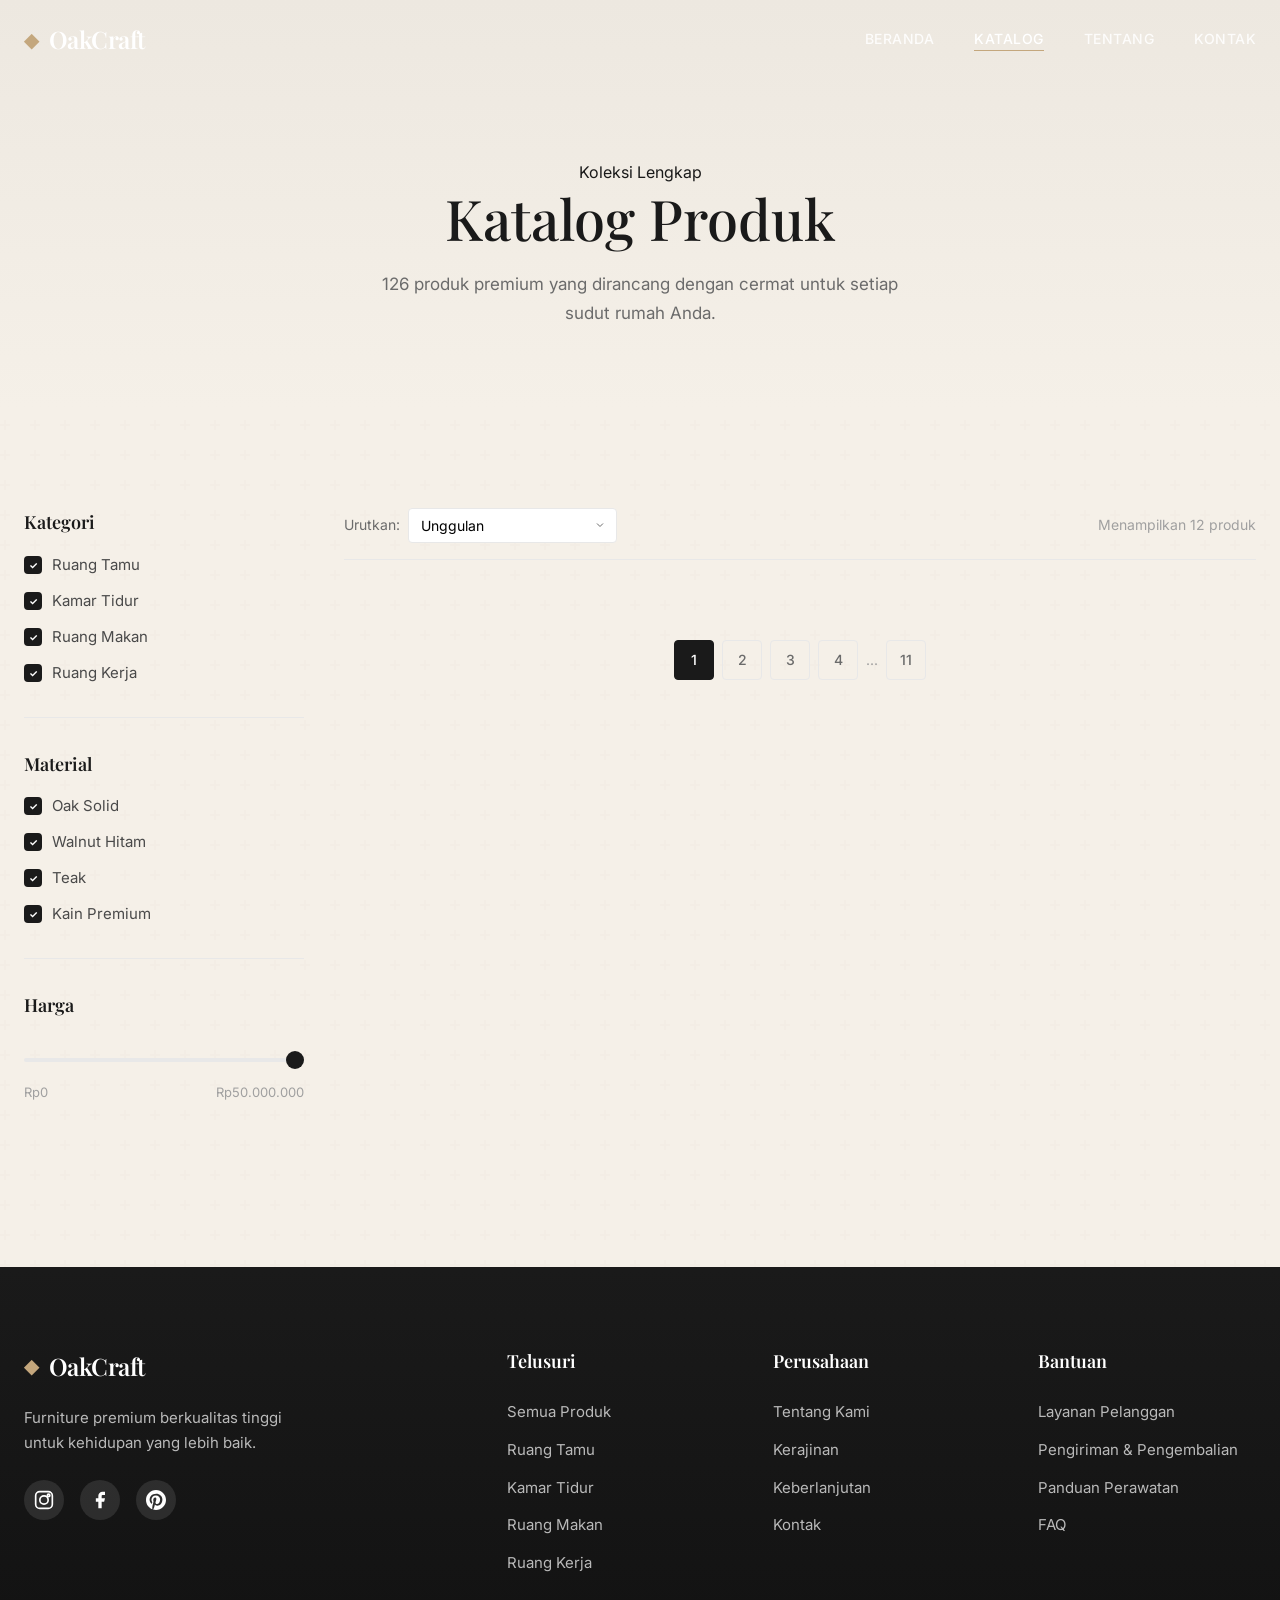
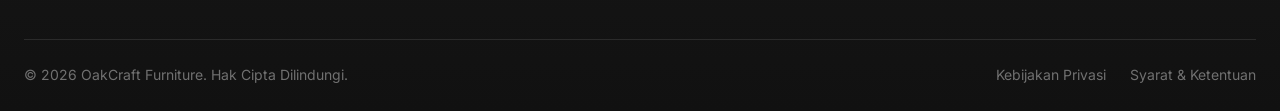
<file: catalog.html>
<!DOCTYPE html>
<html lang="id">
<head>
    <meta charset="UTF-8">
    <meta name="viewport" content="width=device-width, initial-scale=1.0">
    <title>Katalog Produk — OakCraft Furniture</title>
    <meta name="description" content="Jelajahi koleksi furniture premium OakCraft. Sofa, meja, kursi, tempat tidur, dan lemari berkualitas tinggi.">
    <link rel="preconnect" href="https://fonts.googleapis.com">
    <link rel="preconnect" href="https://fonts.gstatic.com" crossorigin>
    <link href="https://fonts.googleapis.com/css2?family=Playfair+Display:ital,wght@0,400;0,500;0,600;0,700;1,400;1,500&family=Inter:wght@300;400;500;600;700&display=swap" rel="stylesheet">
    <link rel="stylesheet" href="style.css">
</head>
<body>
    <nav class="navbar" id="navbar">
        <div class="nav-container">
            <a href="index.html" class="logo">
                <span class="logo-icon">&#9670;</span>
                <span class="logo-text">OakCraft</span>
            </a>
            <button class="nav-toggle" id="navToggle" aria-label="Toggle navigation">
                <span></span><span></span><span></span>
            </button>
            <ul class="nav-menu" id="navMenu">
                <li><a href="index.html" class="nav-link">Beranda</a></li>
                <li><a href="catalog.html" class="nav-link active">Katalog</a></li>
                <li><a href="about.html" class="nav-link">Tentang</a></li>
                <li><a href="contact.html" class="nav-link">Kontak</a></li>
            </ul>
        </div>
    </nav>

    <section class="page-header">
        <div class="container">
            <span class="page-label">Koleksi Lengkap</span>
            <h1 class="page-title">Katalog Produk</h1>
            <p class="page-desc">126 produk premium yang dirancang dengan cermat untuk setiap sudut rumah Anda.</p>
        </div>
    </section>

    <section class="section section-catalog">
        <div class="container">
            <div class="catalog-layout">
                <aside class="catalog-sidebar" id="catalogSidebar">
                    <button class="filter-close" id="filterClose" aria-label="Tutup filter">
                        <svg width="24" height="24" viewBox="0 0 24 24" fill="none" stroke="currentColor" stroke-width="2"><line x1="18" y1="6" x2="6" y2="18"/><line x1="6" y1="6" x2="18" y2="18"/></svg>
                    </button>
                    <div class="filter-group">
                        <h4>Kategori</h4>
                        <div class="filter-options" id="categoryFilters">
                            <label class="filter-option">
                                <input type="checkbox" value="living" checked>
                                <span class="checkmark"></span>
                                <span>Ruang Tamu</span>
                            </label>
                            <label class="filter-option">
                                <input type="checkbox" value="bedroom" checked>
                                <span class="checkmark"></span>
                                <span>Kamar Tidur</span>
                            </label>
                            <label class="filter-option">
                                <input type="checkbox" value="dining" checked>
                                <span class="checkmark"></span>
                                <span>Ruang Makan</span>
                            </label>
                            <label class="filter-option">
                                <input type="checkbox" value="office" checked>
                                <span class="checkmark"></span>
                                <span>Ruang Kerja</span>
                            </label>
                        </div>
                    </div>
                    <div class="filter-group">
                        <h4>Material</h4>
                        <div class="filter-options">
                            <label class="filter-option">
                                <input type="checkbox" value="oak" checked>
                                <span class="checkmark"></span>
                                <span>Oak Solid</span>
                            </label>
                            <label class="filter-option">
                                <input type="checkbox" value="walnut" checked>
                                <span class="checkmark"></span>
                                <span>Walnut Hitam</span>
                            </label>
                            <label class="filter-option">
                                <input type="checkbox" value="teak" checked>
                                <span class="checkmark"></span>
                                <span>Teak</span>
                            </label>
                            <label class="filter-option">
                                <input type="checkbox" value="fabric" checked>
                                <span class="checkmark"></span>
                                <span>Kain Premium</span>
                            </label>
                        </div>
                    </div>
                    <div class="filter-group">
                        <h4>Harga</h4>
                        <div class="price-range">
                            <input type="range" min="0" max="50000000" value="50000000" id="priceRange">
                            <div class="price-labels">
                                <span>Rp0</span>
                                <span id="priceValue">Rp50.000.000</span>
                            </div>
                        </div>
                    </div>
                </aside>
                <div class="catalog-main">
                    <div class="catalog-toolbar">
                        <button class="btn btn-filter-toggle" id="filterToggle">
                            <svg width="18" height="18" viewBox="0 0 24 24" fill="none" stroke="currentColor" stroke-width="2"><line x1="4" y1="21" x2="4" y2="14"/><line x1="4" y1="10" x2="4" y2="3"/><line x1="12" y1="21" x2="12" y2="12"/><line x1="12" y1="8" x2="12" y2="3"/><line x1="20" y1="21" x2="20" y2="16"/><line x1="20" y1="12" x2="20" y2="3"/><line x1="1" y1="14" x2="7" y2="14"/><line x1="9" y1="8" x2="15" y2="8"/><line x1="17" y1="16" x2="23" y2="16"/></svg>
                            Filter
                        </button>
                        <div class="catalog-sort">
                            <span>Urutkan:</span>
                            <select id="sortSelect">
                                <option value="featured">Unggulan</option>
                                <option value="price-asc">Harga: Rendah ke Tinggi</option>
                                <option value="price-desc">Harga: Tinggi ke Rendah</option>
                                <option value="name">Nama: A-Z</option>
                            </select>
                        </div>
                        <span class="catalog-count" id="productCount">Menampilkan 12 produk</span>
                    </div>
                    <div class="products-grid" id="catalogGrid"></div>
                    <div class="pagination" id="pagination">
                        <button class="pagination-btn active">1</button>
                        <button class="pagination-btn">2</button>
                        <button class="pagination-btn">3</button>
                        <button class="pagination-btn">4</button>
                        <span class="pagination-dots">...</span>
                        <button class="pagination-btn">11</button>
                    </div>
                </div>
            </div>
        </div>
    </section>

    <footer class="footer">
        <div class="container">
            <div class="footer-grid">
                <div class="footer-brand">
                    <a href="index.html" class="logo">
                        <span class="logo-icon">&#9670;</span>
                        <span class="logo-text">OakCraft</span>
                    </a>
                    <p>Furniture premium berkualitas tinggi untuk kehidupan yang lebih baik.</p>
                    <div class="footer-social">
                        <a href="#" aria-label="Instagram"><svg width="20" height="20" viewBox="0 0 24 24" fill="none" stroke="currentColor" stroke-width="2"><rect x="2" y="2" width="20" height="20" rx="5"/><circle cx="12" cy="12" r="5"/><circle cx="17.5" cy="6.5" r="1.5"/></svg></a>
                        <a href="#" aria-label="Facebook"><svg width="20" height="20" viewBox="0 0 24 24" fill="currentColor"><path d="M18 2h-3a5 5 0 0 0-5 5v3H7v4h3v8h4v-8h3l1-4h-4V7a1 1 0 0 1 1-1h3z"/></svg></a>
                        <a href="#" aria-label="Pinterest"><svg width="20" height="20" viewBox="0 0 24 24" fill="currentColor"><path d="M12 0C5.373 0 0 5.372 0 12c0 5.084 3.163 9.426 7.627 11.174-.105-.949-.2-2.405.042-3.441.218-.937 1.407-5.965 1.407-5.965s-.359-.719-.359-1.782c0-1.668.967-2.914 2.171-2.914 1.023 0 1.518.769 1.518 1.69 0 1.029-.655 2.568-.994 3.995-.283 1.194.599 2.169 1.777 2.169 2.133 0 3.772-2.249 3.772-5.495 0-2.873-2.064-4.882-5.012-4.882-3.414 0-5.418 2.561-5.418 5.207 0 1.031.397 2.138.893 2.738a.36.36 0 0 1 .083.345l-.333 1.36c-.053.22-.174.267-.402.161-1.499-.698-2.436-2.889-2.436-4.649 0-3.785 2.75-7.262 7.929-7.262 4.163 0 7.398 2.967 7.398 6.931 0 4.136-2.607 7.464-6.227 7.464-1.216 0-2.359-.631-2.75-1.378l-.748 2.853c-.271 1.043-1.002 2.35-1.492 3.146C9.57 23.812 10.763 24 12 24c6.627 0 12-5.373 12-12 0-6.628-5.373-12-12-12z"/></svg></a>
                    </div>
                </div>
                <div class="footer-links">
                    <h4>Telusuri</h4>
                    <ul>
                        <li><a href="catalog.html">Semua Produk</a></li>
                        <li><a href="catalog.html?category=living">Ruang Tamu</a></li>
                        <li><a href="catalog.html?category=bedroom">Kamar Tidur</a></li>
                        <li><a href="catalog.html?category=dining">Ruang Makan</a></li>
                        <li><a href="catalog.html?category=office">Ruang Kerja</a></li>
                    </ul>
                </div>
                <div class="footer-links">
                    <h4>Perusahaan</h4>
                    <ul>
                        <li><a href="about.html">Tentang Kami</a></li>
                        <li><a href="about.html#craftsmanship">Kerajinan</a></li>
                        <li><a href="about.html#sustainability">Keberlanjutan</a></li>
                        <li><a href="contact.html">Kontak</a></li>
                    </ul>
                </div>
                <div class="footer-links">
                    <h4>Bantuan</h4>
                    <ul>
                        <li><a href="contact.html">Layanan Pelanggan</a></li>
                        <li><a href="#">Pengiriman &amp; Pengembalian</a></li>
                        <li><a href="#">Panduan Perawatan</a></li>
                        <li><a href="#">FAQ</a></li>
                    </ul>
                </div>
            </div>
            <div class="footer-bottom">
                <p>&copy; 2026 OakCraft Furniture. Hak Cipta Dilindungi.</p>
                <div class="footer-legal">
                    <a href="#">Kebijakan Privasi</a>
                    <a href="#">Syarat &amp; Ketentuan</a>
                </div>
            </div>
        </div>
    </footer>

    <script src="script.js"></script>
</body>
</html>
</file>
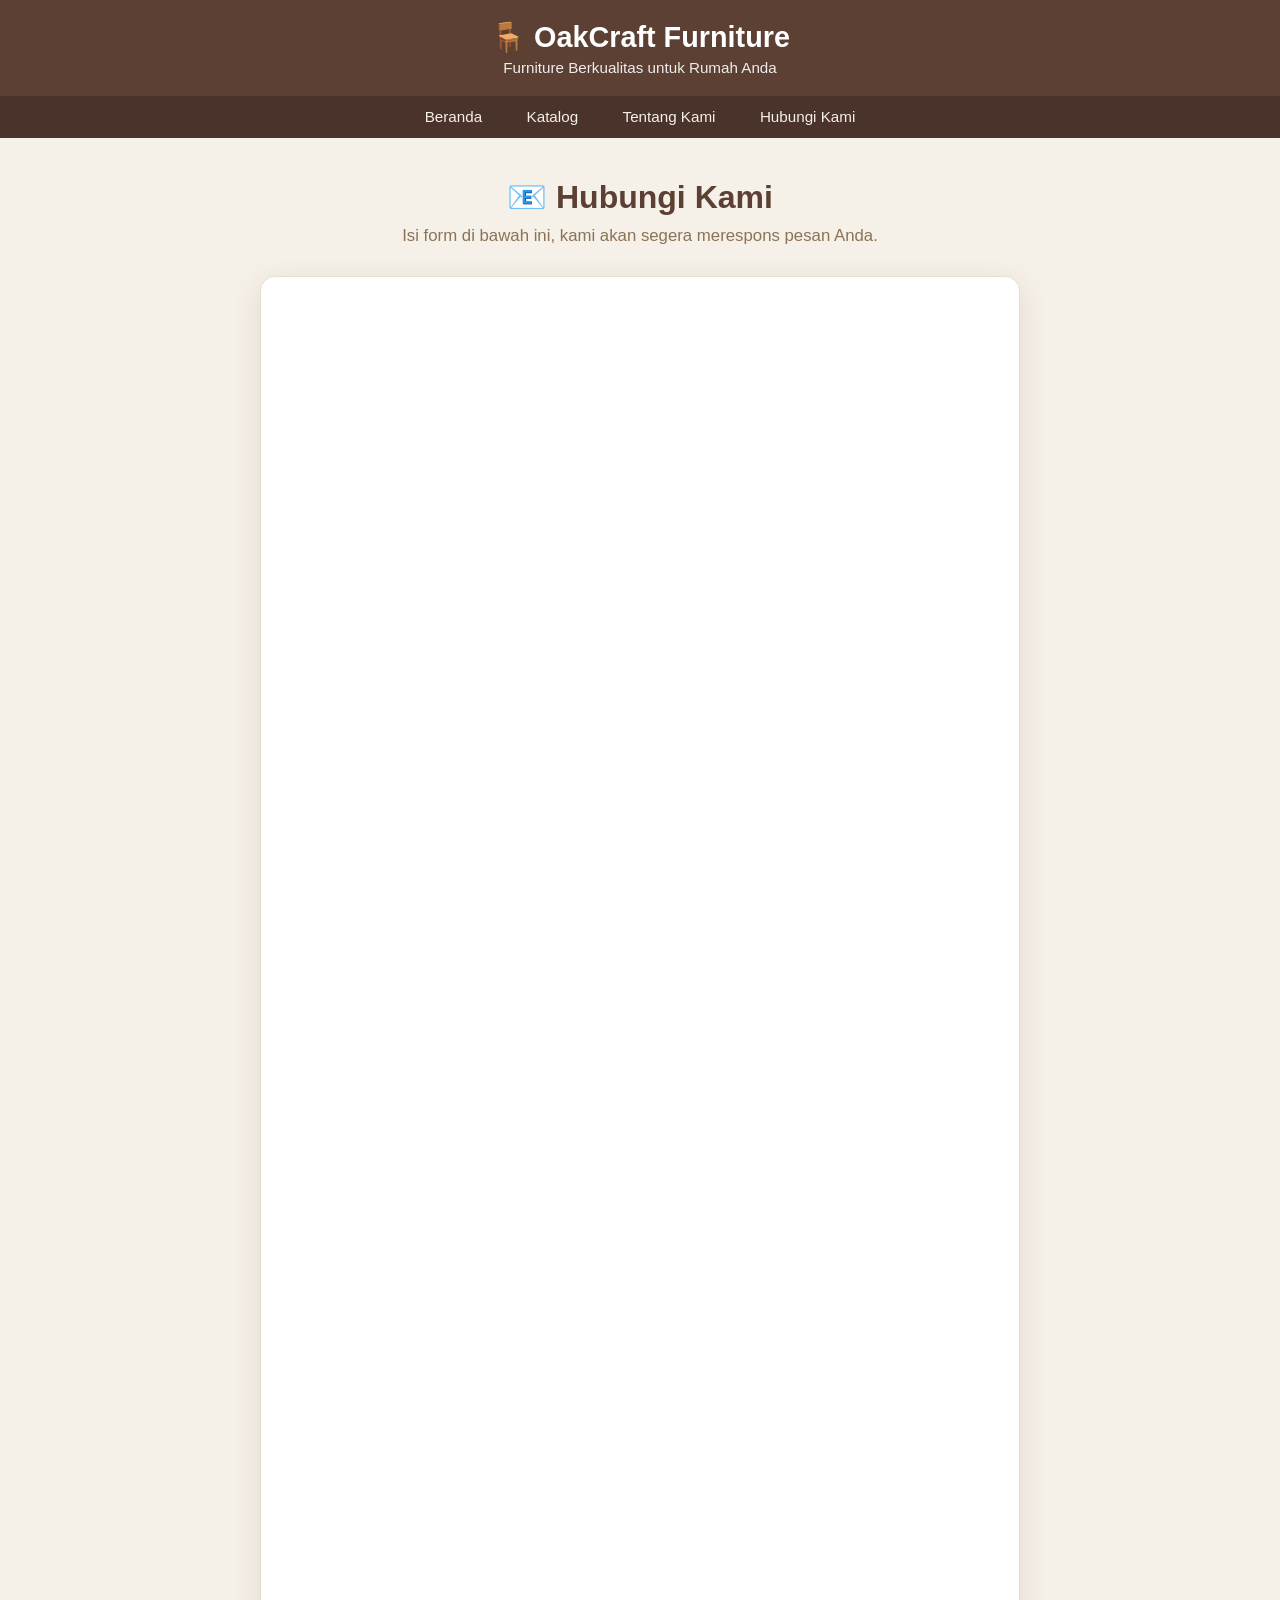
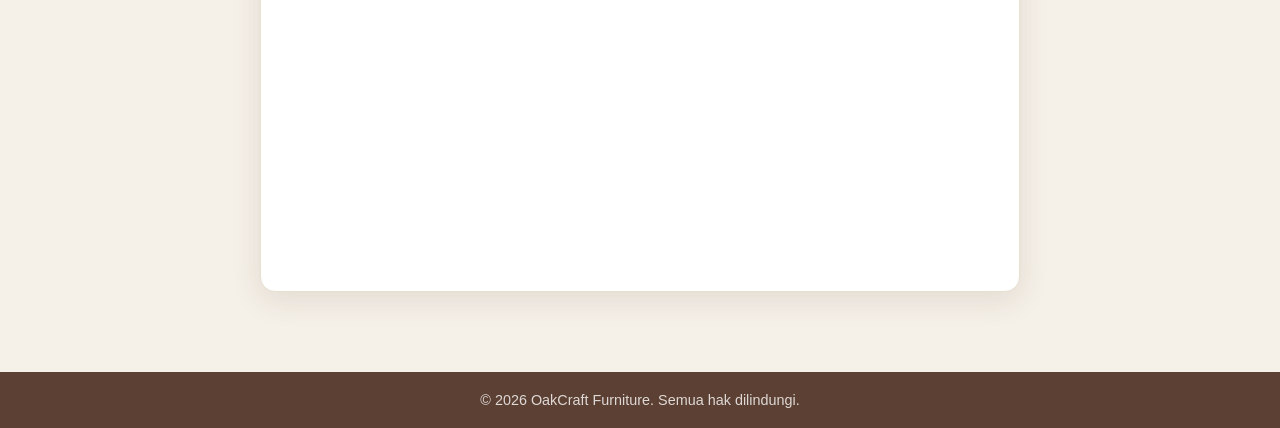
<file: contact.html>
<!DOCTYPE html>
<html lang="id">
<head>
    <meta charset="UTF-8">
    <meta name="viewport" content="width=device-width, initial-scale=1.0">
    <title>Hubungi Kami - OakCraft Furniture</title>
    <style>
        * {
            margin: 0;
            padding: 0;
            box-sizing: border-box;
        }
        
        body {
            font-family: 'Segoe UI', Tahoma, Geneva, Verdana, sans-serif;
            background: #f5f0e8;
            min-height: 100vh;
        }
        
        /* Header */
        .header {
            background: #5c4033;
            color: white;
            padding: 20px 0;
            text-align: center;
            box-shadow: 0 2px 10px rgba(0,0,0,0.2);
        }
        
        .header h1 {
            font-size: 1.8em;
            margin-bottom: 5px;
        }
        
        .header p {
            font-size: 0.95em;
            opacity: 0.9;
        }
        
        /* Navigation */
        .nav {
            background: #4a332a;
            padding: 12px 0;
            text-align: center;
        }
        
        .nav a {
            color: #f5f0e8;
            text-decoration: none;
            margin: 0 20px;
            font-size: 0.95em;
            transition: color 0.3s;
        }
        
        .nav a:hover {
            color: #d4a574;
        }
        
        /* Container */
        .container {
            max-width: 800px;
            margin: 0 auto;
            padding: 40px 20px;
        }
        
        /* Contact Section */
        .contact-section {
            text-align: center;
            margin-bottom: 30px;
        }
        
        .contact-section h2 {
            color: #5c4033;
            font-size: 2em;
            margin-bottom: 10px;
        }
        
        .contact-section p {
            color: #8b7355;
            font-size: 1.05em;
        }
        
        /* Form Wrapper - Custom Styling */
        .form-wrapper {
            background: white;
            border-radius: 15px;
            padding: 30px;
            box-shadow: 0 8px 30px rgba(92, 64, 51, 0.12);
            border: 1px solid #e8dfd0;
        }
        
        /* Sembunyikan elemen Google Forms yang tidak perlu */
        .form-wrapper iframe {
            width: 100%;
            border: none;
            min-height: 1550px;
        }
        
        /* Footer */
        .footer {
            background: #5c4033;
            color: white;
            text-align: center;
            padding: 20px;
            margin-top: 40px;
        }
        
        .footer p {
            font-size: 0.9em;
            opacity: 0.8;
        }
        
        /* Responsive */
        @media (max-width: 600px) {
            .nav a {
                margin: 0 10px;
                font-size: 0.85em;
            }
            
            .contact-section h2 {
                font-size: 1.6em;
            }
        }
    </style>
</head>
<body>
    <!-- Header -->
    <div class="header">
        <h1>🪑 OakCraft Furniture</h1>
        <p>Furniture Berkualitas untuk Rumah Anda</p>
    </div>
    
    <!-- Navigation -->
    <div class="nav">
        <a href="index.html">Beranda</a>
        <a href="catalog.html">Katalog</a>
        <a href="about.html">Tentang Kami</a>
        <a href="contact.html">Hubungi Kami</a>
    </div>
    
    <!-- Main Content -->
    <div class="container">
        <div class="contact-section">
            <h2>📧 Hubungi Kami</h2>
            <p>Isi form di bawah ini, kami akan segera merespons pesan Anda.</p>
        </div>
        
        <div class="form-wrapper">
            <iframe 
                src="https://docs.google.com/forms/d/e/1FAIpQLSfOIYQj9VLY6Fx80KwLMoWJRXemPR2BKpH6IU8cx_ibUxLwXg/viewform?embedded=true" 
                height="1550">
                Memuat…
            </iframe>
        </div>
    </div>
    
    <!-- Footer -->
    <div class="footer">
        <p>© 2026 OakCraft Furniture. Semua hak dilindungi.</p>
    </div>
</body>
</html>
</file>
<file: style.css>
/* ============================================
   OakCraft Furniture - Premium Stylesheet
   ============================================ */

:root {
    --color-primary: #1a1a1a;
    --color-secondary: #8B7355;
    --color-accent: #C4A77D;
    --color-light: #F5F0EB;
    --color-white: #FFFFFF;
    --color-gray-100: #F7F7F7;
    --color-gray-200: #E8E8E8;
    --color-gray-300: #D1D1D1;
    --color-gray-400: #A0A0A0;
    --color-gray-500: #6B6B6B;
    --color-gray-600: #4A4A4A;
    --color-gray-700: #333333;
    --color-text: #1a1a1a;
    --color-text-light: #6B6B6B;
    --font-serif: 'Playfair Display', Georgia, serif;
    --font-sans: 'Inter', -apple-system, BlinkMacSystemFont, sans-serif;
    --transition-smooth: all 0.3s cubic-bezier(0.4, 0, 0.2, 1);
    --transition-slow: all 0.5s cubic-bezier(0.4, 0, 0.2, 1);
    --shadow-sm: 0 1px 2px rgba(0,0,0,0.05);
    --shadow-md: 0 4px 12px rgba(0,0,0,0.08);
    --shadow-lg: 0 8px 30px rgba(0,0,0,0.12);
    --shadow-xl: 0 20px 50px rgba(0,0,0,0.15);
    --radius-sm: 4px;
    --radius-md: 8px;
    --radius-lg: 16px;
    --container-max: 1280px;
    --container-padding: 24px;
}

*, *::before, *::after { margin: 0; padding: 0; box-sizing: border-box; }
html { scroll-behavior: smooth; font-size: 16px; }
body {
    font-family: var(--font-sans);
    color: var(--color-text);
    background-color: var(--color-white);
    line-height: 1.6;
    -webkit-font-smoothing: antialiased;
    overflow-x: hidden;
}
img { max-width: 100%; height: auto; display: block; }
a { text-decoration: none; color: inherit; transition: var(--transition-smooth); }
ul, ol { list-style: none; }
button { border: none; background: none; cursor: pointer; font-family: inherit; }
input, textarea, select { font-family: inherit; font-size: inherit; }

.container { max-width: var(--container-max); margin: 0 auto; padding: 0 var(--container-padding); }

/* Navigation */
.navbar {
    position: fixed; top: 0; left: 0; right: 0; z-index: 1000;
    background: transparent; transition: var(--transition-smooth); padding: 20px 0;
}
.navbar.scrolled {
    background: rgba(255, 255, 255, 0.95); backdrop-filter: blur(20px);
    -webkit-backdrop-filter: blur(20px); box-shadow: var(--shadow-sm); padding: 12px 0;
}
.nav-container {
    max-width: var(--container-max); margin: 0 auto; padding: 0 var(--container-padding);
    display: flex; align-items: center; justify-content: space-between;
}
.logo {
    display: flex; align-items: center; gap: 10px;
    font-family: var(--font-serif); font-size: 1.5rem; font-weight: 600;
    color: var(--color-white); letter-spacing: -0.5px;
}
.navbar.scrolled .logo { color: var(--color-primary); }
.logo-icon { font-size: 1.2rem; color: var(--color-accent); }
.nav-menu { display: flex; align-items: center; gap: 40px; }
.nav-link {
    font-size: 0.875rem; font-weight: 500; letter-spacing: 0.5px;
    text-transform: uppercase; color: rgba(255, 255, 255, 0.85);
    position: relative; padding: 4px 0;
}
.navbar.scrolled .nav-link { color: var(--color-text); }
.nav-link::after {
    content: ''; position: absolute; bottom: 0; left: 0;
    width: 0; height: 1.5px; background: var(--color-accent); transition: var(--transition-smooth);
}
.nav-link:hover::after, .nav-link.active::after { width: 100%; }
.nav-link:hover, .nav-link.active { color: var(--color-white); }
.navbar.scrolled .nav-link:hover, .navbar.scrolled .nav-link.active { color: var(--color-primary); }

.nav-toggle { display: none; flex-direction: column; gap: 5px; padding: 8px; z-index: 1001; }
.nav-toggle span { display: block; width: 24px; height: 2px; background: var(--color-white); transition: var(--transition-smooth); }
.navbar.scrolled .nav-toggle span { background: var(--color-primary); }
.nav-toggle.active span:nth-child(1) { transform: rotate(45deg) translate(5px, 5px); }
.nav-toggle.active span:nth-child(2) { opacity: 0; }
.nav-toggle.active span:nth-child(3) { transform: rotate(-45deg) translate(5px, -5px); }

/* Buttons */
.btn {
    display: inline-flex; align-items: center; justify-content: center; gap: 8px;
    padding: 14px 32px; font-size: 0.875rem; font-weight: 600;
    letter-spacing: 0.5px; text-transform: uppercase;
    border-radius: var(--radius-sm); transition: var(--transition-smooth); cursor: pointer;
}
.btn-primary { background: var(--color-primary); color: var(--color-white); border: 2px solid var(--color-primary); }
.btn-primary:hover { background: transparent; color: var(--color-primary); }
.btn-outline { background: transparent; color: var(--color-white); border: 2px solid rgba(255, 255, 255, 0.5); }
.btn-outline:hover { background: var(--color-white); color: var(--color-primary); border-color: var(--color-white); }
.btn-secondary { background: transparent; color: var(--color-primary); border: 2px solid var(--color-primary); }
.btn-secondary:hover { background: var(--color-primary); color: var(--color-white); }
.btn-large { padding: 16px 40px; font-size: 0.9375rem; }
.btn-full { width: 100%; }
.btn-wishlist {
    width: 52px; height: 52px; border: 1px solid var(--color-gray-200);
    border-radius: var(--radius-sm); display: flex; align-items: center; justify-content: center;
    transition: var(--transition-smooth);
}
.btn-wishlist:hover { border-color: var(--color-accent); color: var(--color-accent); }
.btn-wishlist.active svg { fill: var(--color-accent); stroke: var(--color-accent); }
.btn-filter-toggle {
    display: none; align-items: center; gap: 8px;
    padding: 10px 18px; border: 1px solid var(--color-gray-200);
    border-radius: var(--radius-sm); font-size: 0.875rem; font-weight: 500;
}

/* Hero */
.hero {
    position: relative; height: 100vh; min-height: 700px;
    display: flex; align-items: center; justify-content: center; overflow: hidden;
}
.hero-image { position: absolute; inset: 0; z-index: 1; }
.hero-image img { width: 100%; height: 100%; object-fit: cover; }
.hero-overlay {
    position: absolute; inset: 0;
    background: linear-gradient(to bottom, rgba(0,0,0,0.3) 0%, rgba(0,0,0,0.5) 100%);
    z-index: 2;
}
.hero-content { position: relative; z-index: 3; text-align: center; max-width: 800px; padding: 0 24px; color: var(--color-white); }
.hero-subtitle {
    font-family: var(--font-serif); font-size: 1rem; font-style: italic;
    color: var(--color-accent); margin-bottom: 16px; letter-spacing: 2px;
}
.hero-title {
    font-family: var(--font-serif); font-size: clamp(2.5rem, 6vw, 4.5rem);
    font-weight: 500; line-height: 1.1; margin-bottom: 24px; letter-spacing: -1px;
}
.hero-description { font-size: 1.125rem; color: rgba(255, 255, 255, 0.85); max-width: 560px; margin: 0 auto 40px; line-height: 1.7; }
.hero-buttons { display: flex; gap: 16px; justify-content: center; flex-wrap: wrap; }
.hero-scroll {
    position: absolute; bottom: 40px; left: 50%; transform: translateX(-50%); z-index: 3;
    display: flex; flex-direction: column; align-items: center; gap: 12px;
    color: rgba(255, 255, 255, 0.7); font-size: 0.75rem; letter-spacing: 2px; text-transform: uppercase;
}
.scroll-line { width: 1px; height: 40px; background: linear-gradient(to bottom, rgba(255,255,255,0.7), transparent); animation: scrollPulse 2s infinite; }
@keyframes scrollPulse { 0%, 100% { opacity: 0.3; transform: scaleY(0.5); } 50% { opacity: 1; transform: scaleY(1); } }

/* Sections */
.section { padding: 100px 0; }
.bg-light { background: var(--color-gray-100); }
.section-header { text-align: center; max-width: 640px; margin: 0 auto 64px; }
.section-label { display: block; font-size: 0.75rem; font-weight: 600; letter-spacing: 3px; text-transform: uppercase; color: var(--color-accent); margin-bottom: 16px; }
.section-title { font-family: var(--font-serif); font-size: clamp(1.75rem, 4vw, 2.75rem); font-weight: 500; line-height: 1.2; margin-bottom: 20px; color: var(--color-primary); }
.section-desc { font-size: 1.0625rem; color: var(--color-text-light); line-height: 1.7; }
.section-cta { text-align: center; margin-top: 48px; }

/* Collections Grid */
.collections-grid { display: grid; grid-template-columns: repeat(4, 1fr); gap: 24px; }
.collection-card { position: relative; border-radius: var(--radius-lg); overflow: hidden; background: var(--color-white); box-shadow: var(--shadow-sm); transition: var(--transition-smooth); display: block; }
.collection-card:hover { transform: translateY(-4px); box-shadow: var(--shadow-lg); }
.collection-card-large { grid-row: span 2; grid-column: span 2; }
.collection-image { position: relative; overflow: hidden; aspect-ratio: 4/3; }
.collection-card-large .collection-image { aspect-ratio: 1/1; }
.collection-image img { width: 100%; height: 100%; object-fit: cover; transition: transform 0.6s ease; }
.collection-card:hover .collection-image img { transform: scale(1.05); }
.collection-content { padding: 24px; }
.collection-count { font-size: 0.75rem; font-weight: 600; letter-spacing: 1px; text-transform: uppercase; color: var(--color-accent); margin-bottom: 8px; display: block; }
.collection-content h3 { font-family: var(--font-serif); font-size: 1.25rem; font-weight: 600; margin-bottom: 8px; color: var(--color-primary); }
.collection-content p { font-size: 0.9375rem; color: var(--color-text-light); line-height: 1.6; margin-bottom: 16px; }
.collection-link { font-size: 0.875rem; font-weight: 600; color: var(--color-primary); transition: var(--transition-smooth); }
.collection-card:hover .collection-link { color: var(--color-accent); }

/* Products Grid */
.products-grid { display: grid; grid-template-columns: repeat(4, 1fr); gap: 24px; }
.product-card { position: relative; background: var(--color-white); border-radius: var(--radius-md); overflow: hidden; transition: var(--transition-smooth); }
.product-card:hover { box-shadow: var(--shadow-md); }
.product-card-image { position: relative; aspect-ratio: 1/1; overflow: hidden; background: var(--color-gray-100); }
.product-card-image img { width: 100%; height: 100%; object-fit: cover; transition: transform 0.5s ease; }
.product-card:hover .product-card-image img { transform: scale(1.03); }
.product-card-badge { position: absolute; top: 12px; left: 12px; background: var(--color-primary); color: var(--color-white); font-size: 0.6875rem; font-weight: 600; letter-spacing: 1px; text-transform: uppercase; padding: 6px 12px; border-radius: var(--radius-sm); }
.product-card-wishlist { position: absolute; top: 12px; right: 12px; width: 36px; height: 36px; background: var(--color-white); border-radius: 50%; display: flex; align-items: center; justify-content: center; box-shadow: var(--shadow-sm); opacity: 0; transform: translateY(-8px); transition: var(--transition-smooth); }
.product-card:hover .product-card-wishlist { opacity: 1; transform: translateY(0); }
.product-card-info { padding: 20px; }
.product-card-category { font-size: 0.6875rem; font-weight: 600; letter-spacing: 1.5px; text-transform: uppercase; color: var(--color-accent); margin-bottom: 6px; }
.product-card-title { font-family: var(--font-serif); font-size: 1.0625rem; font-weight: 500; color: var(--color-primary); margin-bottom: 8px; line-height: 1.3; }
.product-card-price { font-size: 1rem; font-weight: 600; color: var(--color-primary); }
.product-card-rating { display: flex; align-items: center; gap: 6px; margin-top: 8px; font-size: 0.8125rem; color: var(--color-gray-400); }
.product-card-rating .stars { color: #D4A853; font-size: 0.875rem; }

/* Craftsmanship */
.craftsmanship-grid { display: grid; grid-template-columns: 1fr 1fr; gap: 0; min-height: 600px; }
.craftsmanship-image { position: relative; overflow: hidden; }
.craftsmanship-image img { width: 100%; height: 100%; object-fit: cover; }
.craftsmanship-content { padding: 80px 60px; display: flex; flex-direction: column; justify-content: center; background: var(--color-white); }
.craftsmanship-content .section-title { text-align: left; margin-bottom: 24px; }
.craftsmanship-content p { font-size: 1rem; color: var(--color-text-light); line-height: 1.8; margin-bottom: 16px; }
.craftsmanship-features { margin-top: 40px; display: flex; flex-direction: column; gap: 28px; }
.feature-item { display: flex; gap: 20px; align-items: flex-start; }
.feature-icon { width: 48px; height: 48px; min-width: 48px; border-radius: 50%; background: var(--color-light); display: flex; align-items: center; justify-content: center; color: var(--color-secondary); }
.feature-text h4 { font-family: var(--font-serif); font-size: 1.125rem; font-weight: 600; margin-bottom: 4px; color: var(--color-primary); }
.feature-text p { font-size: 0.9375rem; color: var(--color-text-light); margin: 0; }

/* Testimonials */
.testimonials-grid { display: grid; grid-template-columns: repeat(3, 1fr); gap: 24px; }
.testimonial-card { background: var(--color-white); padding: 40px; border-radius: var(--radius-lg); box-shadow: var(--shadow-sm); transition: var(--transition-smooth); }
.testimonial-card:hover { box-shadow: var(--shadow-md); transform: translateY(-2px); }
.testimonial-stars { color: #D4A853; font-size: 1.125rem; letter-spacing: 2px; margin-bottom: 20px; }
.testimonial-text { font-size: 1rem; line-height: 1.8; color: var(--color-gray-600); margin-bottom: 28px; font-style: italic; }
.testimonial-author { display: flex; align-items: center; gap: 14px; }
.testimonial-author img { width: 48px; height: 48px; border-radius: 50%; object-fit: cover; }
.testimonial-author h4 { font-size: 0.9375rem; font-weight: 600; color: var(--color-primary); margin-bottom: 2px; }
.testimonial-author span { font-size: 0.8125rem; color: var(--color-gray-400); }

/* Newsletter */
.section-newsletter { background: var(--color-primary); padding: 80px 0; }
.newsletter-content { text-align: center; max-width: 560px; margin: 0 auto; color: var(--color-white); }
.newsletter-content h2 { font-family: var(--font-serif); font-size: clamp(1.5rem, 3vw, 2.25rem); font-weight: 500; margin-bottom: 16px; }
.newsletter-content p { font-size: 1rem; color: rgba(255, 255, 255, 0.7); margin-bottom: 32px; }
.newsletter-form { display: flex; gap: 12px; margin-bottom: 16px; }
.newsletter-form input { flex: 1; padding: 14px 20px; border: 1px solid rgba(255, 255, 255, 0.2); border-radius: var(--radius-sm); background: rgba(255, 255, 255, 0.05); color: var(--color-white); font-size: 0.9375rem; }
.newsletter-form input::placeholder { color: rgba(255, 255, 255, 0.4); }
.newsletter-form input:focus { outline: none; border-color: var(--color-accent); background: rgba(255, 255, 255, 0.1); }
.newsletter-note { font-size: 0.8125rem; color: rgba(255, 255, 255, 0.4); }

/* Footer */
.footer { background: var(--color-gray-700); color: rgba(255, 255, 255, 0.7); padding: 80px 0 0; }
.footer-grid { display: grid; grid-template-columns: 2fr 1fr 1fr 1fr; gap: 48px; margin-bottom: 64px; }
.footer-brand .logo { color: var(--color-white); margin-bottom: 20px; display: inline-flex; }
.footer-brand p { font-size: 0.9375rem; line-height: 1.7; margin-bottom: 24px; max-width: 280px; }
.footer-social { display: flex; gap: 16px; }
.footer-social a { width: 40px; height: 40px; border-radius: 50%; background: rgba(255, 255, 255, 0.1); display: flex; align-items: center; justify-content: center; color: var(--color-white); transition: var(--transition-smooth); }
.footer-social a:hover { background: var(--color-accent); transform: translateY(-2px); }
.footer-links h4 { font-family: var(--font-serif); font-size: 1.125rem; font-weight: 600; color: var(--color-white); margin-bottom: 24px; }
.footer-links ul { display: flex; flex-direction: column; gap: 12px; }
.footer-links a { font-size: 0.9375rem; transition: var(--transition-smooth); }
.footer-links a:hover { color: var(--color-accent); padding-left: 4px; }
.footer-bottom { border-top: 1px solid rgba(255, 255, 255, 0.1); padding: 24px 0; display: flex; justify-content: space-between; align-items: center; flex-wrap: wrap; gap: 16px; }
.footer-bottom p { font-size: 0.875rem; color: rgba(255, 255, 255, 0.4); }
.footer-legal { display: flex; gap: 24px; }
.footer-legal a { font-size: 0.875rem; color: rgba(255, 255, 255, 0.4); transition: var(--transition-smooth); }
.footer-legal a:hover { color: var(--color-accent); }

/* Page Header */
.page-header { padding: 160px 0 80px; background: var(--color-gray-100); text-align: center; }
.page-header-about { background: linear-gradient(to bottom, rgba(0,0,0,0.5), rgba(0,0,0,0.7)), url('https://images.unsplash.com/photo-1618221195710-dd6b41faaea6?w=1920&q=80'); background-size: cover; background-position: center; color: var(--color-white); }
.page-header-contact { background: linear-gradient(to bottom, rgba(0,0,0,0.4), rgba(0,0,0,0.6)), url('https://images.unsplash.com/photo-1497366216548-37526070297c?w=1920&q=80'); background-size: cover; background-position: center; color: var(--color-white); }
.page-header-about .page-label, .page-header-contact .page-label { color: var(--color-accent); }
.page-title { font-family: var(--font-serif); font-size: clamp(2rem, 5vw, 3.5rem); font-weight: 500; line-height: 1.15; margin-bottom: 20px; color: var(--color-primary); }
.page-header-about .page-title, .page-header-contact .page-title { color: var(--color-white); }
.page-desc { font-size: 1.0625rem; color: var(--color-text-light); max-width: 560px; margin: 0 auto; line-height: 1.7; }
.page-header-about .page-desc, .page-header-contact .page-desc { color: rgba(255, 255, 255, 0.8); }

/* Breadcrumb */
.breadcrumb-wrapper { background: var(--color-white); border-bottom: 1px solid var(--color-gray-200); padding: 16px 0; }
.breadcrumb ol { display: flex; align-items: center; gap: 8px; flex-wrap: wrap; }
.breadcrumb li { font-size: 0.8125rem; color: var(--color-gray-400); }
.breadcrumb li:not(:last-child)::after { content: '/'; margin-left: 8px; color: var(--color-gray-300); }
.breadcrumb a { color: var(--color-gray-500); transition: var(--transition-smooth); }
.breadcrumb a:hover { color: var(--color-accent); }
.breadcrumb li:last-child { color: var(--color-primary); font-weight: 500; }

/* Catalog Layout */
.catalog-layout { display: grid; grid-template-columns: 280px 1fr; gap: 40px; }
.catalog-sidebar { position: sticky; top: 100px; height: fit-content; }
.filter-close { display: none; position: absolute; top: 16px; right: 16px; width: 36px; height: 36px; align-items: center; justify-content: center; }
.filter-group { margin-bottom: 32px; padding-bottom: 32px; border-bottom: 1px solid var(--color-gray-200); }
.filter-group:last-child { border-bottom: none; }
.filter-group h4 { font-family: var(--font-serif); font-size: 1.125rem; font-weight: 600; margin-bottom: 16px; color: var(--color-primary); }
.filter-options { display: flex; flex-direction: column; gap: 12px; }
.filter-option { display: flex; align-items: center; gap: 10px; cursor: pointer; font-size: 0.9375rem; color: var(--color-gray-600); transition: var(--transition-smooth); }
.filter-option:hover { color: var(--color-primary); }
.filter-option input { position: absolute; opacity: 0; width: 0; height: 0; }
.checkmark { width: 18px; height: 18px; border: 2px solid var(--color-gray-300); border-radius: 4px; display: flex; align-items: center; justify-content: center; transition: var(--transition-smooth); flex-shrink: 0; }
.filter-option input:checked + .checkmark { background: var(--color-primary); border-color: var(--color-primary); }
.filter-option input:checked + .checkmark::after { content: '✓'; color: var(--color-white); font-size: 0.625rem; font-weight: 700; }
.price-range { padding-top: 8px; }
.price-range input[type="range"] { width: 100%; -webkit-appearance: none; appearance: none; height: 4px; background: var(--color-gray-200); border-radius: 2px; outline: none; }
.price-range input[type="range"]::-webkit-slider-thumb { -webkit-appearance: none; appearance: none; width: 18px; height: 18px; background: var(--color-primary); border-radius: 50%; cursor: pointer; }
.price-labels { display: flex; justify-content: space-between; margin-top: 12px; font-size: 0.8125rem; color: var(--color-gray-400); }

.catalog-toolbar { display: flex; align-items: center; justify-content: space-between; margin-bottom: 32px; padding-bottom: 16px; border-bottom: 1px solid var(--color-gray-200); flex-wrap: wrap; gap: 12px; }
.catalog-sort { display: flex; align-items: center; gap: 8px; }
.catalog-sort span { font-size: 0.875rem; color: var(--color-gray-500); }
.catalog-sort select { padding: 8px 32px 8px 12px; border: 1px solid var(--color-gray-200); border-radius: var(--radius-sm); font-size: 0.875rem; background: var(--color-white); cursor: pointer; appearance: none; background-image: url("data:image/svg+xml,%3Csvg xmlns='http://www.w3.org/2000/svg' width='12' height='12' viewBox='0 0 24 24' fill='none' stroke='%236B6B6B' stroke-width='2'%3E%3Cpolyline points='6 9 12 15 18 9'/%3E%3C/svg%3E"); background-repeat: no-repeat; background-position: right 10px center; }
.catalog-count { font-size: 0.875rem; color: var(--color-gray-400); }

.pagination { display: flex; justify-content: center; align-items: center; gap: 8px; margin-top: 48px; }
.pagination-btn { width: 40px; height: 40px; display: flex; align-items: center; justify-content: center; border-radius: var(--radius-sm); font-size: 0.875rem; font-weight: 500; color: var(--color-gray-500); border: 1px solid var(--color-gray-200); transition: var(--transition-smooth); }
.pagination-btn:hover, .pagination-btn.active { background: var(--color-primary); color: var(--color-white); border-color: var(--color-primary); }
.pagination-dots { color: var(--color-gray-400); font-size: 0.875rem; }

/* Product Detail */
.section-product-detail { padding-top: 40px; }
.product-detail-grid { display: grid; grid-template-columns: 1fr 1fr; gap: 60px; margin-bottom: 80px; }
.product-gallery { position: sticky; top: 100px; }
.gallery-main { position: relative; border-radius: var(--radius-lg); overflow: hidden; background: var(--color-gray-100); aspect-ratio: 1/1; }
.gallery-main img { width: 100%; height: 100%; object-fit: cover; }
.gallery-zoom { position: absolute; bottom: 16px; right: 16px; width: 44px; height: 44px; background: var(--color-white); border-radius: 50%; display: flex; align-items: center; justify-content: center; box-shadow: var(--shadow-md); transition: var(--transition-smooth); }
.gallery-zoom:hover { background: var(--color-primary); color: var(--color-white); }
.gallery-thumbs { display: flex; gap: 12px; margin-top: 16px; }
.thumb { width: 80px; height: 80px; border-radius: var(--radius-sm); overflow: hidden; border: 2px solid transparent; transition: var(--transition-smooth); cursor: pointer; background: var(--color-gray-100); }
.thumb img { width: 100%; height: 100%; object-fit: cover; }
.thumb.active, .thumb:hover { border-color: var(--color-primary); }

.product-info { padding-top: 20px; }
.product-category { font-size: 0.75rem; font-weight: 600; letter-spacing: 2px; text-transform: uppercase; color: var(--color-accent); margin-bottom: 12px; display: block; }
.product-title { font-family: var(--font-serif); font-size: clamp(1.75rem, 3vw, 2.5rem); font-weight: 500; line-height: 1.2; margin-bottom: 16px; color: var(--color-primary); }
.product-rating { display: flex; align-items: center; gap: 10px; margin-bottom: 20px; }
.product-rating .stars { color: #D4A853; font-size: 1.125rem; }
.rating-count { font-size: 0.875rem; color: var(--color-gray-400); }
.product-price { font-family: var(--font-serif); font-size: 1.75rem; font-weight: 600; color: var(--color-primary); margin-bottom: 20px; }
.product-short-desc { font-size: 1rem; color: var(--color-text-light); line-height: 1.7; margin-bottom: 32px; padding-bottom: 32px; border-bottom: 1px solid var(--color-gray-200); }

.product-options { margin-bottom: 32px; }
.option-group { margin-bottom: 24px; }
.option-group label { display: block; font-size: 0.875rem; font-weight: 600; color: var(--color-primary); margin-bottom: 12px; }
.color-options { display: flex; gap: 12px; }
.color-option { width: 36px; height: 36px; border-radius: 50%; border: 3px solid transparent; cursor: pointer; transition: var(--transition-smooth); position: relative; }
.color-option.active, .color-option:hover { border-color: var(--color-primary); transform: scale(1.1); }
.selected-color { display: block; margin-top: 10px; font-size: 0.875rem; color: var(--color-gray-500); }

.quantity-selector { display: flex; align-items: center; gap: 0; border: 1px solid var(--color-gray-200); border-radius: var(--radius-sm); width: fit-content; }
.qty-btn { width: 44px; height: 44px; display: flex; align-items: center; justify-content: center; font-size: 1.25rem; font-weight: 300; color: var(--color-primary); transition: var(--transition-smooth); }
.qty-btn:hover { background: var(--color-gray-100); }
.quantity-selector input { width: 50px; height: 44px; text-align: center; border: none; border-left: 1px solid var(--color-gray-200); border-right: 1px solid var(--color-gray-200); font-size: 0.9375rem; font-weight: 600; color: var(--color-primary); }

.product-actions { display: flex; gap: 12px; margin-bottom: 32px; }
.product-meta { display: flex; flex-wrap: wrap; gap: 20px; padding-top: 24px; border-top: 1px solid var(--color-gray-200); }
.meta-item { display: flex; align-items: center; gap: 8px; font-size: 0.875rem; color: var(--color-gray-500); }
.meta-item svg { color: var(--color-accent); }

/* Product Tabs */
.product-tabs { margin-bottom: 80px; }
.tabs-nav { display: flex; gap: 0; border-bottom: 1px solid var(--color-gray-200); margin-bottom: 40px; overflow-x: auto; }
.tab-btn { padding: 16px 32px; font-size: 0.9375rem; font-weight: 500; color: var(--color-gray-400); border-bottom: 2px solid transparent; margin-bottom: -1px; white-space: nowrap; transition: var(--transition-smooth); }
.tab-btn:hover { color: var(--color-primary); }
.tab-btn.active { color: var(--color-primary); border-bottom-color: var(--color-primary); }
.tab-panel { display: none; }
.tab-panel.active { display: block; animation: fadeIn 0.4s ease; }
@keyframes fadeIn { from { opacity: 0; transform: translateY(10px); } to { opacity: 1; transform: translateY(0); } }

.tab-description-content { display: grid; grid-template-columns: 1fr 1fr; gap: 48px; align-items: start; }
.tab-description-content h3 { font-family: var(--font-serif); font-size: 1.5rem; font-weight: 500; margin-bottom: 20px; color: var(--color-primary); }
.tab-description-content h4 { font-family: var(--font-serif); font-size: 1.125rem; font-weight: 600; margin: 28px 0 12px; color: var(--color-primary); }
.tab-description-content p { font-size: 1rem; color: var(--color-text-light); line-height: 1.8; margin-bottom: 16px; }
.tab-description-content ul { list-style: disc; padding-left: 20px; }
.tab-description-content li { font-size: 1rem; color: var(--color-text-light); line-height: 1.8; margin-bottom: 8px; }
.desc-image { border-radius: var(--radius-lg); overflow: hidden; }
.desc-image img { width: 100%; height: 100%; object-fit: cover; }

/* Specs Table */
.specs-table { max-width: 700px; }
.spec-row { display: flex; justify-content: space-between; padding: 16px 0; border-bottom: 1px solid var(--color-gray-200); }
.spec-label { font-size: 0.9375rem; color: var(--color-gray-500); }
.spec-value { font-size: 0.9375rem; font-weight: 500; color: var(--color-primary); text-align: right; }

/* Reviews */
.reviews-summary { display: grid; grid-template-columns: auto 1fr; gap: 48px; margin-bottom: 48px; padding-bottom: 48px; border-bottom: 1px solid var(--color-gray-200); align-items: center; }
.reviews-rating { text-align: center; }
.rating-big { font-family: var(--font-serif); font-size: 4rem; font-weight: 500; color: var(--color-primary); line-height: 1; }
.reviews-rating .stars { color: #D4A853; font-size: 1.25rem; letter-spacing: 2px; margin: 8px 0; }
.reviews-rating span:last-child { font-size: 0.875rem; color: var(--color-gray-400); }
.reviews-bars { display: flex; flex-direction: column; gap: 10px; }
.review-bar { display: grid; grid-template-columns: 80px 1fr 30px; align-items: center; gap: 12px; }
.review-bar span:first-child { font-size: 0.875rem; color: var(--color-gray-500); }
.review-bar span:last-child { font-size: 0.875rem; color: var(--color-gray-400); text-align: right; }
.bar { height: 8px; background: var(--color-gray-200); border-radius: 4px; overflow: hidden; }
.bar-fill { height: 100%; background: var(--color-primary); border-radius: 4px; transition: width 0.6s ease; }
.reviews-list { display: flex; flex-direction: column; gap: 24px; }
.review-card { padding: 28px; background: var(--color-gray-100); border-radius: var(--radius-md); }
.review-header { display: flex; align-items: center; gap: 14px; margin-bottom: 16px; }
.review-header img { width: 44px; height: 44px; border-radius: 50%; object-fit: cover; }
.review-header h4 { font-size: 0.9375rem; font-weight: 600; color: var(--color-primary); margin-bottom: 2px; }
.review-header .stars { color: #D4A853; font-size: 0.875rem; }
.review-date { margin-left: auto; font-size: 0.8125rem; color: var(--color-gray-400); }
.review-text { font-size: 0.9375rem; color: var(--color-gray-600); line-height: 1.7; }

/* Shipping */
.shipping-content { max-width: 700px; }
.shipping-content h3 { font-family: var(--font-serif); font-size: 1.5rem; font-weight: 500; margin-bottom: 16px; color: var(--color-primary); }
.shipping-content h4 { font-family: var(--font-serif); font-size: 1.125rem; font-weight: 600; margin: 28px 0 12px; color: var(--color-primary); }
.shipping-content p { font-size: 1rem; color: var(--color-text-light); line-height: 1.8; margin-bottom: 16px; }
.shipping-options { display: flex; flex-direction: column; gap: 20px; margin: 24px 0; }
.shipping-option { padding: 24px; background: var(--color-gray-100); border-radius: var(--radius-md); }
.shipping-option h4 { margin: 0 0 8px; font-size: 1rem; }
.shipping-option p { margin: 0; font-size: 0.9375rem; }
.shipping-price { font-weight: 600; color: var(--color-primary) !important; margin-top: 8px !important; }

/* Related Products */
.related-products { padding-top: 60px; border-top: 1px solid var(--color-gray-200); }
.related-products .section-title { font-size: 1.75rem; margin-bottom: 40px; }

/* About Page */
.story-grid { display: grid; grid-template-columns: 1fr 1fr; gap: 60px; align-items: center; }
.story-image { border-radius: var(--radius-lg); overflow: hidden; }
.story-image img { width: 100%; height: 100%; object-fit: cover; }
.story-content .section-title { text-align: left; margin-bottom: 24px; }
.story-content p { font-size: 1rem; color: var(--color-text-light); line-height: 1.8; margin-bottom: 16px; }
.story-stats { display: grid; grid-template-columns: repeat(3, 1fr); gap: 24px; margin-top: 48px; padding-top: 32px; border-top: 1px solid var(--color-gray-200); }
.stat-item { text-align: center; }
.stat-number { font-family: var(--font-serif); font-size: 2.5rem; font-weight: 600; color: var(--color-primary); line-height: 1; display: block; margin-bottom: 8px; }
.stat-label { font-size: 0.875rem; color: var(--color-gray-500); }

.craftsmanship-steps { display: grid; grid-template-columns: repeat(4, 1fr); gap: 24px; }
.step-card { background: var(--color-white); border-radius: var(--radius-lg); overflow: hidden; box-shadow: var(--shadow-sm); transition: var(--transition-smooth); }
.step-card:hover { box-shadow: var(--shadow-md); transform: translateY(-4px); }
.step-number { font-family: var(--font-serif); font-size: 3rem; font-weight: 700; color: var(--color-accent); opacity: 0.3; padding: 24px 24px 0; line-height: 1; }
.step-image { aspect-ratio: 4/3; overflow: hidden; margin: 0 24px; border-radius: var(--radius-md); }
.step-image img { width: 100%; height: 100%; object-fit: cover; }
.step-card h3 { font-family: var(--font-serif); font-size: 1.25rem; font-weight: 600; padding: 20px 24px 8px; color: var(--color-primary); }
.step-card p { font-size: 0.9375rem; color: var(--color-text-light); line-height: 1.7; padding: 0 24px 24px; }

.sustainability-grid { display: grid; grid-template-columns: 1fr 1fr; gap: 60px; align-items: center; }
.sustainability-content .section-title { text-align: left; margin-bottom: 24px; }
.sustainability-content p { font-size: 1rem; color: var(--color-text-light); line-height: 1.8; margin-bottom: 16px; }
.sustainability-features { margin-top: 40px; display: flex; flex-direction: column; gap: 24px; }
.sustain-item { display: flex; gap: 16px; align-items: flex-start; }
.sustain-icon { width: 52px; height: 52px; min-width: 52px; border-radius: 50%; background: var(--color-light); display: flex; align-items: center; justify-content: center; color: var(--color-secondary); }
.sustain-item h4 { font-family: var(--font-serif); font-size: 1.125rem; font-weight: 600; margin-bottom: 4px; color: var(--color-primary); }
.sustain-item p { font-size: 0.9375rem; color: var(--color-text-light); margin: 0; }
.sustainability-image { border-radius: var(--radius-lg); overflow: hidden; }
.sustainability-image img { width: 100%; height: 100%; object-fit: cover; }

.team-grid { display: grid; grid-template-columns: repeat(4, 1fr); gap: 24px; }
.team-card { text-align: center; padding: 32px 24px; background: var(--color-white); border-radius: var(--radius-lg); box-shadow: var(--shadow-sm); transition: var(--transition-smooth); }
.team-card:hover { box-shadow: var(--shadow-md); transform: translateY(-4px); }
.team-image { width: 120px; height: 120px; border-radius: 50%; overflow: hidden; margin: 0 auto 20px; }
.team-image img { width: 100%; height: 100%; object-fit: cover; }
.team-card h4 { font-family: var(--font-serif); font-size: 1.125rem; font-weight: 600; margin-bottom: 4px; color: var(--color-primary); }
.team-role { font-size: 0.8125rem; font-weight: 600; letter-spacing: 1px; text-transform: uppercase; color: var(--color-accent); margin-bottom: 12px; display: block; }
.team-card p { font-size: 0.9375rem; color: var(--color-text-light); font-style: italic; line-height: 1.6; }

.section-cta-banner { background: linear-gradient(135deg, var(--color-secondary) 0%, var(--color-accent) 100%); padding: 80px 0; text-align: center; }
.cta-banner-content { max-width: 600px; margin: 0 auto; color: var(--color-white); }
.cta-banner-content h2 { font-family: var(--font-serif); font-size: clamp(1.75rem, 4vw, 2.5rem); font-weight: 500; margin-bottom: 16px; }
.cta-banner-content p { font-size: 1.0625rem; color: rgba(255, 255, 255, 0.85); margin-bottom: 32px; }
.cta-banner-content .btn-primary { background: var(--color-white); color: var(--color-primary); border-color: var(--color-white); }
.cta-banner-content .btn-primary:hover { background: transparent; color: var(--color-white); }

/* Contact Page */
.contact-grid { display: grid; grid-template-columns: 1fr 1.2fr; gap: 60px; }
.contact-info-header { margin-bottom: 40px; }
.contact-info-header h2 { font-family: var(--font-serif); font-size: 1.75rem; font-weight: 500; margin: 16px 0 12px; color: var(--color-primary); }
.contact-info-header p { font-size: 1rem; color: var(--color-text-light); line-height: 1.7; }
.contact-methods { display: flex; flex-direction: column; gap: 28px; margin-bottom: 40px; }
.contact-method { display: flex; gap: 16px; align-items: flex-start; }
.contact-icon { width: 48px; height: 48px; min-width: 48px; border-radius: 50%; background: var(--color-light); display: flex; align-items: center; justify-content: center; color: var(--color-secondary); }
.contact-method-content h4 { font-family: var(--font-serif); font-size: 1.0625rem; font-weight: 600; margin-bottom: 4px; color: var(--color-primary); }
.contact-method-content p { font-size: 0.9375rem; color: var(--color-text-light); line-height: 1.6; }
.contact-method-content a { color: var(--color-text); transition: var(--transition-smooth); }
.contact-method-content a:hover { color: var(--color-accent); }
.contact-note { font-size: 0.8125rem; color: var(--color-gray-400); margin-top: 4px; display: block; }
.contact-social h4 { font-family: var(--font-serif); font-size: 1.125rem; font-weight: 600; margin-bottom: 16px; color: var(--color-primary); }

.contact-form-wrapper { background: var(--color-white); padding: 48px; border-radius: var(--radius-lg); box-shadow: var(--shadow-md); }
.contact-form-header { margin-bottom: 32px; }
.contact-form-header h3 { font-family: var(--font-serif); font-size: 1.5rem; font-weight: 500; margin-bottom: 8px; color: var(--color-primary); }
.contact-form-header p { font-size: 0.9375rem; color: var(--color-text-light); }
.contact-form { display: flex; flex-direction: column; gap: 20px; }
.form-row { display: grid; grid-template-columns: 1fr 1fr; gap: 20px; }
.form-group { display: flex; flex-direction: column; gap: 8px; }
.form-group label { font-size: 0.875rem; font-weight: 500; color: var(--color-primary); }
.form-group input, .form-group select, .form-group textarea { padding: 14px 16px; border: 1px solid var(--color-gray-200); border-radius: var(--radius-sm); font-size: 0.9375rem; color: var(--color-primary); transition: var(--transition-smooth); background: var(--color-white); }
.form-group input:focus, .form-group select:focus, .form-group textarea:focus { outline: none; border-color: var(--color-accent); box-shadow: 0 0 0 3px rgba(196, 167, 125, 0.1); }
.form-group input::placeholder, .form-group textarea::placeholder { color: var(--color-gray-300); }
.form-group select { appearance: none; background-image: url("data:image/svg+xml,%3Csvg xmlns='http://www.w3.org/2000/svg' width='12' height='12' viewBox='0 0 24 24' fill='none' stroke='%236B6B6B' stroke-width='2'%3E%3Cpolyline points='6 9 12 15 18 9'/%3E%3C/svg%3E"); background-repeat: no-repeat; background-position: right 14px center; padding-right: 40px; }
.form-group textarea { resize: vertical; min-height: 120px; }
.form-checkbox .filter-option { font-size: 0.875rem; color: var(--color-gray-500); }
.form-checkbox .filter-option a { color: var(--color-accent); text-decoration: underline; }

.contact-form-success { text-align: center; padding: 40px 20px; }
.success-icon { width: 64px; height: 64px; border-radius: 50%; background: #4CAF50; color: var(--color-white); display: flex; align-items: center; justify-content: center; font-size: 1.75rem; font-weight: 700; margin: 0 auto 20px; }
.contact-form-success h3 { font-family: var(--font-serif); font-size: 1.5rem; font-weight: 500; margin-bottom: 12px; color: var(--color-primary); }
.contact-form-success p { font-size: 1rem; color: var(--color-text-light); margin-bottom: 24px; }

.section-map { padding: 0; }
.map-container { width: 100%; height: 450px; }
.map-container iframe { width: 100%; height: 100%; filter: grayscale(0.3); }

/* FAQ */
.section-faq { padding: 80px 0; }
.faq-list { max-width: 800px; margin: 0 auto; display: flex; flex-direction: column; gap: 12px; }
.faq-item { background: var(--color-white); border-radius: var(--radius-md); overflow: hidden; box-shadow: var(--shadow-sm); }
.faq-question { width: 100%; display: flex; justify-content: space-between; align-items: center; padding: 24px 28px; font-size: 1rem; font-weight: 500; color: var(--color-primary); text-align: left; transition: var(--transition-smooth); }
.faq-question:hover { background: var(--color-gray-100); }
.faq-question[aria-expanded="true"] { background: var(--color-gray-100); }
.faq-question[aria-expanded="true"] .faq-icon { transform: rotate(180deg); }
.faq-icon { transition: var(--transition-smooth); flex-shrink: 0; color: var(--color-gray-400); }
.faq-answer { max-height: 0; overflow: hidden; transition: max-height 0.4s ease, padding 0.4s ease; }
.faq-answer.active { max-height: 300px; padding: 0 28px 24px; }
.faq-answer p { font-size: 0.9375rem; color: var(--color-text-light); line-height: 1.7; }

/* Responsive */
@media (max-width: 1024px) {
    .collections-grid { grid-template-columns: repeat(2, 1fr); }
    .collection-card-large { grid-row: span 1; grid-column: span 2; }
    .products-grid { grid-template-columns: repeat(3, 1fr); }
    .craftsmanship-grid { grid-template-columns: 1fr; }
    .craftsmanship-content { padding: 60px 40px; }
    .testimonials-grid { grid-template-columns: repeat(2, 1fr); }
    .footer-grid { grid-template-columns: repeat(2, 1fr); }
    .catalog-layout { grid-template-columns: 1fr; }
    .catalog-sidebar { position: fixed; top: 0; left: 0; width: 320px; height: 100vh; background: var(--color-white); z-index: 1002; padding: 60px 24px 24px; box-shadow: var(--shadow-xl); transform: translateX(-100%); transition: transform 0.3s ease; overflow-y: auto; }
    .catalog-sidebar.active { transform: translateX(0); }
    .filter-close { display: flex; }
    .btn-filter-toggle { display: flex; }
    .product-detail-grid { grid-template-columns: 1fr; gap: 40px; }
    .product-gallery { position: relative; top: 0; }
    .tab-description-content { grid-template-columns: 1fr; }
    .story-grid, .sustainability-grid { grid-template-columns: 1fr; gap: 40px; }
    .craftsmanship-steps { grid-template-columns: repeat(2, 1fr); }
    .team-grid { grid-template-columns: repeat(2, 1fr); }
    .contact-grid { grid-template-columns: 1fr; gap: 40px; }
}

@media (max-width: 768px) {
    .nav-toggle { display: flex; }
    .nav-menu { position: fixed; top: 0; left: 0; right: 0; bottom: 0; background: var(--color-white); flex-direction: column; justify-content: center; align-items: center; gap: 32px; transform: translateX(100%); transition: transform 0.4s ease; z-index: 1000; }
    .nav-menu.active { transform: translateX(0); }
    .nav-link { font-size: 1.25rem; color: var(--color-primary); }
    .navbar.scrolled .nav-link { color: var(--color-primary); }
    .hero { min-height: 600px; }
    .hero-buttons { flex-direction: column; align-items: center; }
    .section { padding: 60px 0; }
    .collections-grid { grid-template-columns: 1fr; }
    .collection-card-large { grid-column: span 1; }
    .products-grid { grid-template-columns: repeat(2, 1fr); gap: 16px; }
    .craftsmanship-content { padding: 40px 24px; }
    .testimonials-grid { grid-template-columns: 1fr; }
    .newsletter-form { flex-direction: column; }
    .footer-grid { grid-template-columns: 1fr; gap: 40px; }
    .footer-bottom { flex-direction: column; text-align: center; }
    .page-header { padding: 120px 0 60px; }
    .product-detail-grid { gap: 40px; }
    .product-actions { flex-direction: column; }
    .tabs-nav { gap: 0; }
    .tab-btn { padding: 12px 20px; font-size: 0.875rem; }
    .reviews-summary { grid-template-columns: 1fr; gap: 24px; }
    .craftsmanship-steps { grid-template-columns: 1fr; }
    .team-grid { grid-template-columns: 1fr; }
    .story-stats { grid-template-columns: 1fr; gap: 20px; }
    .contact-form-wrapper { padding: 32px 24px; }
    .form-row { grid-template-columns: 1fr; }
    .catalog-toolbar { flex-wrap: wrap; }
    .catalog-count { width: 100%; text-align: center; }
}

@media (max-width: 480px) {
    :root { --container-padding: 16px; }
    .products-grid { grid-template-columns: 1fr; }
    .btn { padding: 12px 24px; font-size: 0.8125rem; }
    .hero-title { font-size: 2rem; }
    .section-title { font-size: 1.5rem; }
    .product-title { font-size: 1.5rem; }
    .product-price { font-size: 1.5rem; }
    .gallery-thumbs { gap: 8px; }
    .thumb { width: 60px; height: 60px; }
    .testimonial-card { padding: 28px 20px; }
    .contact-form-wrapper { padding: 24px 16px; }
}

/* Animations */
@keyframes fadeInUp { from { opacity: 0; transform: translateY(30px); } to { opacity: 1; transform: translateY(0); } }
.animate-in { animation: fadeInUp 0.6s ease forwards; }

::-webkit-scrollbar { width: 8px; }
::-webkit-scrollbar-track { background: var(--color-gray-100); }
::-webkit-scrollbar-thumb { background: var(--color-gray-300); border-radius: 4px; }
::-webkit-scrollbar-thumb:hover { background: var(--color-gray-400); }
::selection { background: var(--color-accent); color: var(--color-white); }

/* ============================================
   SUPABASE STYLES - OakCraft Furniture
   Tambahkan ke style.css atau file terpisah
   ============================================ */

/* Loading Spinner */
.loading {
    text-align: center;
    padding: 40px;
    color: var(--color-text-secondary);
    font-size: 1.1rem;
}

.loading::after {
    content: '';
    display: inline-block;
    width: 20px;
    height: 20px;
    border: 2px solid var(--color-primary);
    border-top-color: transparent;
    border-radius: 50%;
    animation: spin 1s linear infinite;
    margin-left: 10px;
}

@keyframes spin {
    to { transform: rotate(360deg); }
}

/* No Products Message */
.no-products {
    text-align: center;
    padding: 60px 20px;
    color: var(--color-text-secondary);
    font-size: 1.1rem;
    grid-column: 1 / -1;
}

/* Cart Badge */
.cart-count {
    position: absolute;
    top: -8px;
    right: -8px;
    background: var(--color-accent);
    color: white;
    font-size: 0.7rem;
    font-weight: 600;
    width: 18px;
    height: 18px;
    border-radius: 50%;
    display: flex;
    align-items: center;
    justify-content: center;
    display: none;
}

/* Cart Modal */
.cart-modal {
    position: fixed;
    top: 0;
    right: -400px;
    width: 400px;
    height: 100vh;
    background: white;
    box-shadow: -5px 0 30px rgba(0,0,0,0.1);
    z-index: 1000;
    transition: right 0.3s ease;
    display: flex;
    flex-direction: column;
}

.cart-modal.active {
    right: 0;
}

.cart-header {
    padding: 20px;
    border-bottom: 1px solid var(--color-border);
    display: flex;
    justify-content: space-between;
    align-items: center;
}

.cart-header h3 {
    font-family: var(--font-display);
    font-size: 1.3rem;
}

.cart-items {
    flex: 1;
    overflow-y: auto;
    padding: 20px;
}

.cart-empty {
    text-align: center;
    padding: 40px 20px;
    color: var(--color-text-secondary);
}

.cart-item {
    display: flex;
    justify-content: space-between;
    align-items: center;
    padding: 15px 0;
    border-bottom: 1px solid var(--color-border);
}

.cart-item-info h4 {
    font-size: 0.95rem;
    margin-bottom: 5px;
}

.cart-item-info p {
    font-size: 0.85rem;
    color: var(--color-text-secondary);
}

.cart-item-actions {
    display: flex;
    align-items: center;
    gap: 10px;
}

.cart-item-actions button {
    width: 28px;
    height: 28px;
    border: 1px solid var(--color-border);
    background: white;
    border-radius: 4px;
    cursor: pointer;
    display: flex;
    align-items: center;
    justify-content: center;
    transition: all 0.2s;
}

.cart-item-actions button:hover {
    background: var(--color-primary);
    color: white;
    border-color: var(--color-primary);
}

.cart-item-actions .btn-remove {
    color: #e74c3c;
    border-color: #e74c3c;
}

.cart-item-actions .btn-remove:hover {
    background: #e74c3c;
    color: white;
}

.cart-footer {
    padding: 20px;
    border-top: 1px solid var(--color-border);
    background: var(--color-bg-secondary);
}

.cart-total-row {
    display: flex;
    justify-content: space-between;
    margin-bottom: 15px;
    font-size: 1.1rem;
    font-weight: 600;
}

.btn-checkout {
    width: 100%;
    padding: 15px;
    background: var(--color-primary);
    color: white;
    border: none;
    border-radius: 8px;
    font-size: 1rem;
    font-weight: 600;
    cursor: pointer;
    transition: all 0.3s;
}

.btn-checkout:hover {
    background: var(--color-primary-dark);
    transform: translateY(-2px);
}

/* QRIS Modal */
.qris-modal {
    position: fixed;
    top: 0;
    left: 0;
    width: 100%;
    height: 100%;
    background: rgba(0,0,0,0.7);
    display: flex;
    align-items: center;
    justify-content: center;
    z-index: 2000;
    animation: fadeIn 0.3s ease;
}

@keyframes fadeIn {
    from { opacity: 0; }
    to { opacity: 1; }
}

.qris-content {
    background: white;
    padding: 40px;
    border-radius: 16px;
    text-align: center;
    max-width: 400px;
    width: 90%;
    animation: slideUp 0.3s ease;
}

@keyframes slideUp {
    from { transform: translateY(30px); opacity: 0; }
    to { transform: translateY(0); opacity: 1; }
}

.qris-content h3 {
    font-family: var(--font-display);
    font-size: 1.5rem;
    margin-bottom: 10px;
}

.qris-content p {
    color: var(--color-text-secondary);
    margin-bottom: 5px;
}

.qris-code {
    margin: 20px 0;
    padding: 20px;
    background: var(--color-bg-secondary);
    border-radius: 12px;
}

.qris-code img {
    max-width: 200px;
    height: auto;
}

.qris-instruction {
    font-size: 0.9rem;
    color: var(--color-text-secondary);
    margin-bottom: 15px;
}

.qris-timer {
    font-size: 1.1rem;
    font-weight: 600;
    color: var(--color-accent);
    margin-bottom: 20px;
}

.qris-timer span {
    font-family: monospace;
    font-size: 1.3rem;
}

.btn-close {
    padding: 12px 30px;
    background: var(--color-text-secondary);
    color: white;
    border: none;
    border-radius: 8px;
    cursor: pointer;
    transition: all 0.3s;
}

.btn-close:hover {
    background: var(--color-text-primary);
}

/* Notification */
.notification {
    position: fixed;
    top: 20px;
    right: 20px;
    padding: 15px 25px;
    background: white;
    border-radius: 8px;
    box-shadow: 0 5px 20px rgba(0,0,0,0.15);
    display: flex;
    align-items: center;
    gap: 10px;
    z-index: 3000;
    transform: translateX(120%);
    transition: transform 0.3s ease;
    max-width: 350px;
}

.notification.show {
    transform: translateX(0);
}

.notification.success {
    border-left: 4px solid #27ae60;
}

.notification.error {
    border-left: 4px solid #e74c3c;
}

.notification i {
    font-size: 1.2rem;
}

.notification.success i {
    color: #27ae60;
}

.notification.error i {
    color: #e74c3c;
}

/* Product Card Enhancements */
.product-card {
    position: relative;
    transition: transform 0.3s, box-shadow 0.3s;
}

.product-card:hover {
    transform: translateY(-5px);
    box-shadow: 0 10px 30px rgba(0,0,0,0.1);
}

.product-overlay {
    position: absolute;
    top: 0;
    left: 0;
    right: 0;
    bottom: 0;
    background: rgba(0,0,0,0.5);
    display: flex;
    align-items: center;
    justify-content: center;
    opacity: 0;
    transition: opacity 0.3s;
}

.product-card:hover .product-overlay {
    opacity: 1;
}

.btn-quick-view {
    padding: 12px 25px;
    background: white;
    color: var(--color-text-primary);
    border: none;
    border-radius: 30px;
    font-weight: 600;
    cursor: pointer;
    transition: all 0.3s;
}

.btn-quick-view:hover {
    background: var(--color-primary);
    color: white;
}

.btn-add-cart {
    width: 40px;
    height: 40px;
    border-radius: 50%;
    background: var(--color-primary);
    color: white;
    border: none;
    cursor: pointer;
    display: flex;
    align-items: center;
    justify-content: center;
    transition: all 0.3s;
}

.btn-add-cart:hover {
    background: var(--color-primary-dark);
    transform: scale(1.1);
}

/* Overlay untuk cart modal */
.cart-overlay {
    position: fixed;
    top: 0;
    left: 0;
    width: 100%;
    height: 100%;
    background: rgba(0,0,0,0.5);
    z-index: 999;
    display: none;
}

.cart-overlay.active {
    display: block;
}

/* ============================================
   BACKGROUND & VISUAL UPGRADE
   Tambahkan di paling bawah style.css
   ============================================ */

/* Body - lebih warm & tidak putih bersih */
body {
    background-color: #F5F0E8 !important;
    background-image: url("data:image/svg+xml,%3Csvg width='60' height='60' viewBox='0 0 60 60' xmlns='http://www.w3.org/2000/svg'%3E%3Cg fill='none' fill-rule='evenodd'%3E%3Cg fill='%23C4A77D' fill-opacity='0.03'%3E%3Cpath d='M36 34v-4h-2v4h-4v2h4v4h2v-4h4v-2h-4zm0-30V0h-2v4h-4v2h4v4h2V6h4V4h-4zM6 34v-4H4v4H0v2h4v4h2v-4h4v-2H6zM6 4V0H4v4H0v2h4v4h2V6h4V4H6z'/%3E%3C/g%3E%3C/g%3E%3C/svg%3E");
}

/* Hero - overlay lebih gelap untuk kontras teks */
.hero-overlay {
    background: linear-gradient(
        to bottom,
        rgba(0, 0, 0, 0.45) 0%,
        rgba(0, 0, 0, 0.65) 50%,
        rgba(0, 0, 0, 0.8) 100%
    ) !important;
}

/* Section bg-light - lebih warm dan berkelas */
.bg-light {
    background: linear-gradient(180deg, #EDE8E0 0%, #F5F0E8 100%) !important;
}

/* Newsletter - lebih gelap dan dramatis */
.section-newsletter {
    background: linear-gradient(135deg, #1a1a1a 0%, #2d2520 50%, #1a1a1a 100%) !important;
    position: relative;
    overflow: hidden;
}

.section-newsletter::before {
    content: '';
    position: absolute;
    top: -50%;
    left: -50%;
    width: 200%;
    height: 200%;
    background: radial-gradient(ellipse at center, rgba(196, 167, 125, 0.08) 0%, transparent 70%);
    pointer-events: none;
}

/* Footer - lebih gelap dan premium */
.footer {
    background: linear-gradient(180deg, #1a1a1a 0%, #111111 100%) !important;
}

/* Product card - tambah shadow dan border halus */
.product-card {
    border: 1px solid rgba(0, 0, 0, 0.06) !important;
    box-shadow: 0 2px 8px rgba(0, 0, 0, 0.04) !important;
}

.product-card:hover {
    box-shadow: 0 12px 40px rgba(0, 0, 0, 0.1) !important;
    border-color: rgba(196, 167, 125, 0.3) !important;
}

/* Collection card - tambah depth */
.collection-card {
    border: 1px solid rgba(0, 0, 0, 0.06) !important;
    box-shadow: 0 2px 12px rgba(0, 0, 0, 0.06) !important;
}

.collection-card:hover {
    box-shadow: 0 16px 48px rgba(0, 0, 0, 0.12) !important;
}

/* Testimonial card - lebih elegan */
.testimonial-card {
    border: 1px solid rgba(0, 0, 0, 0.04) !important;
    background: linear-gradient(145deg, #FFFFFF 0%, #FAFAF8 100%) !important;
}

/* Breadcrumb - lebih subtle */
.breadcrumb-wrapper {
    background: linear-gradient(180deg, #FAFAF8 0%, #F5F0E8 100%) !important;
    border-bottom: 1px solid rgba(0, 0, 0, 0.06) !important;
}

/* Product detail background */
.section-product-detail {
    background: linear-gradient(180deg, #FAFAF8 0%, #F5F0E8 30%, #FAFAF8 100%) !important;
}

/* Specs table - lebih jelas */
.spec-row {
    border-bottom: 1px solid rgba(0, 0, 0, 0.08) !important;
}

/* Review card */
.review-card {
    background: linear-gradient(145deg, #F5F0E8 0%, #EDE8E0 100%) !important;
    border: 1px solid rgba(0, 0, 0, 0.04) !important;
}

/* Shipping option */
.shipping-option {
    background: linear-gradient(145deg, #F5F0E8 0%, #EDE8E0 100%) !important;
    border: 1px solid rgba(0, 0, 0, 0.06) !important;
}

/* Gallery */
.gallery-main {
    box-shadow: 0 8px 40px rgba(0, 0, 0, 0.1) !important;
    border: 1px solid rgba(0, 0, 0, 0.06) !important;
}

/* Tab panel */
.tab-panel {
    background: transparent !important;
}

/* Page header - lebih dramatis */
.page-header {
    background: linear-gradient(180deg, #EDE8E0 0%, #F5F0E8 100%) !important;
}

/* Scrollbar lebih elegan */
::-webkit-scrollbar { width: 6px; }
::-webkit-scrollbar-track { background: #EDE8E0; }
::-webkit-scrollbar-thumb { background: #C4A77D; border-radius: 3px; }
::-webkit-scrollbar-thumb:hover { background: #8B7355; }

/* Selection */
::selection {
    background: #8B7355 !important;
    color: #FFFFFF !important;
}

/* WA Float - lebih menarik */
.wa-float a {
    animation: waFloat 3s ease-in-out infinite;
}

@keyframes waFloat {
    0%, 100% { transform: translateY(0); }
    50% { transform: translateY(-5px); }
}

/* Fallback gambar yang broken */
.product-card-image img,
.gallery-main img,
.thumb img,
.collection-image img,
.craftsmanship-image img,
.desc-image img,
.hero-image img {
    background: linear-gradient(135deg, #EDE8E0 0%, #D1CCC4 100%) !important;
    min-height: 200px;
}
</file>
